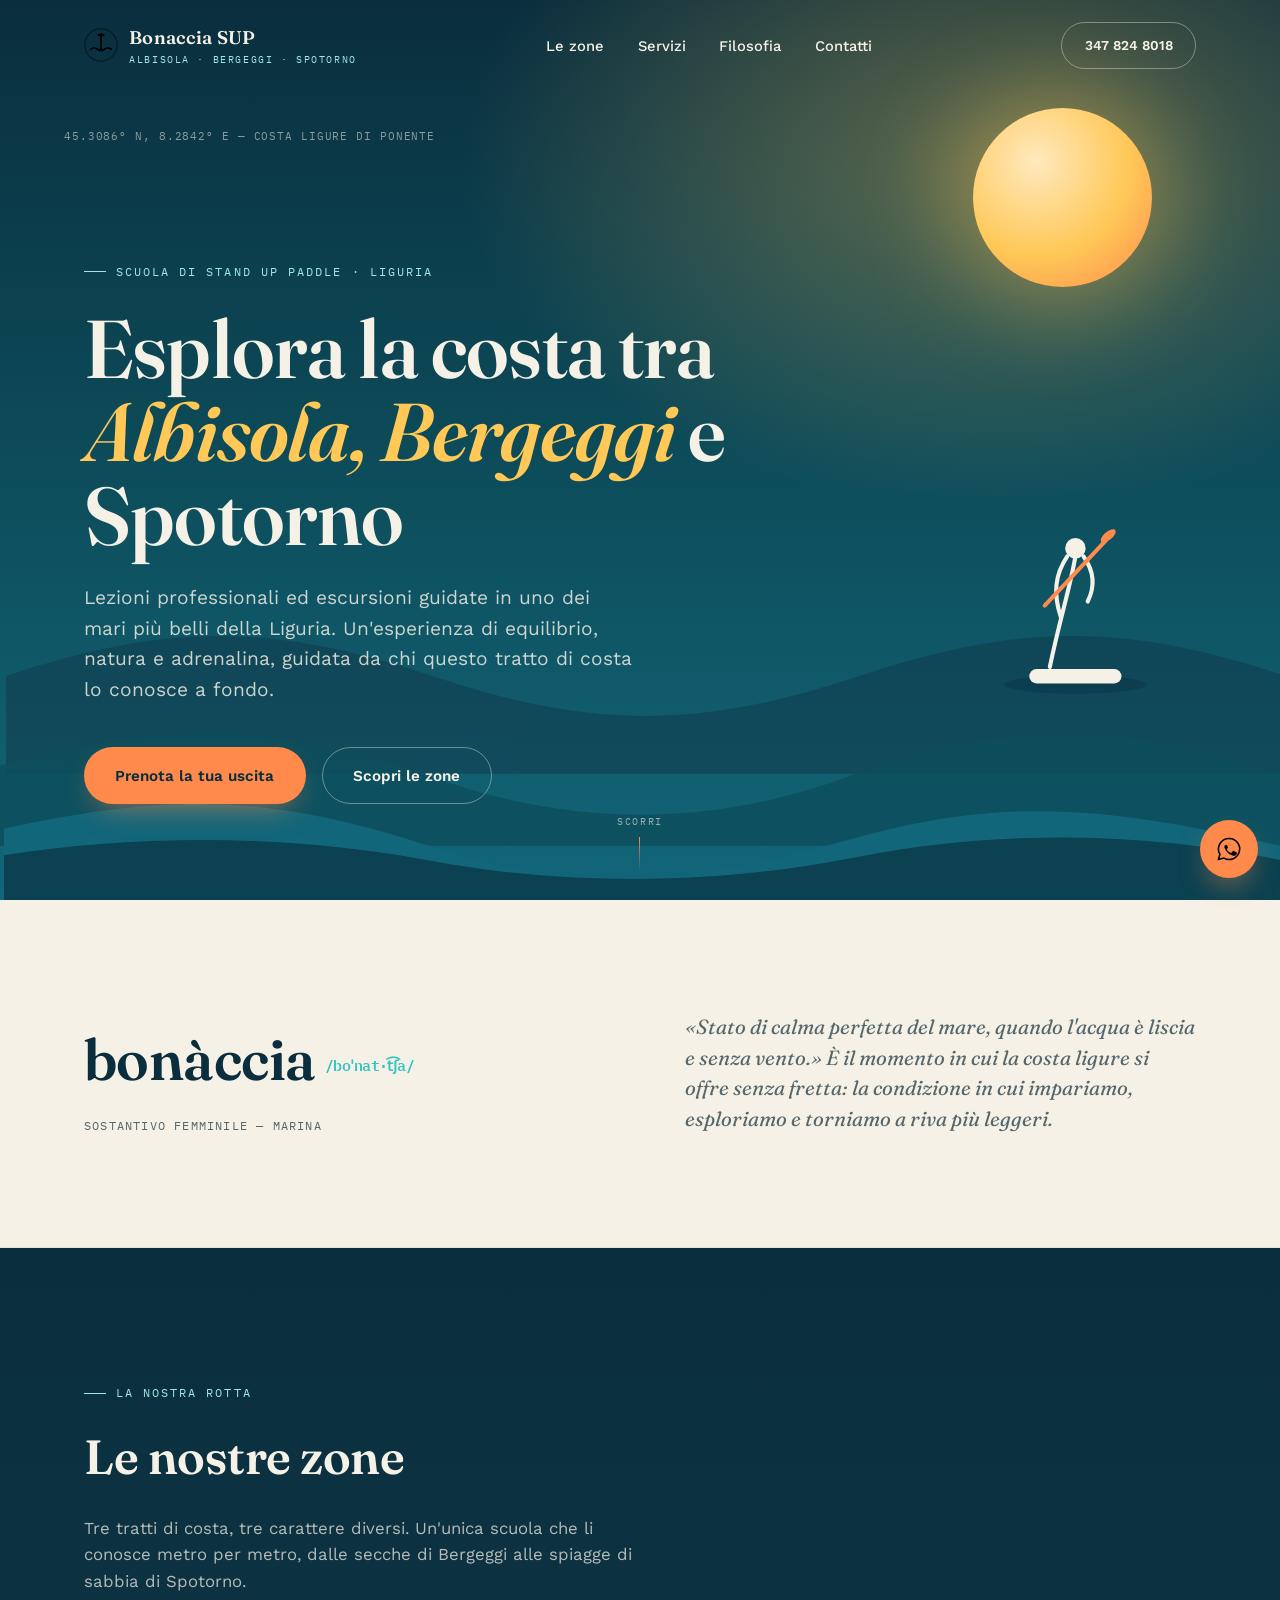
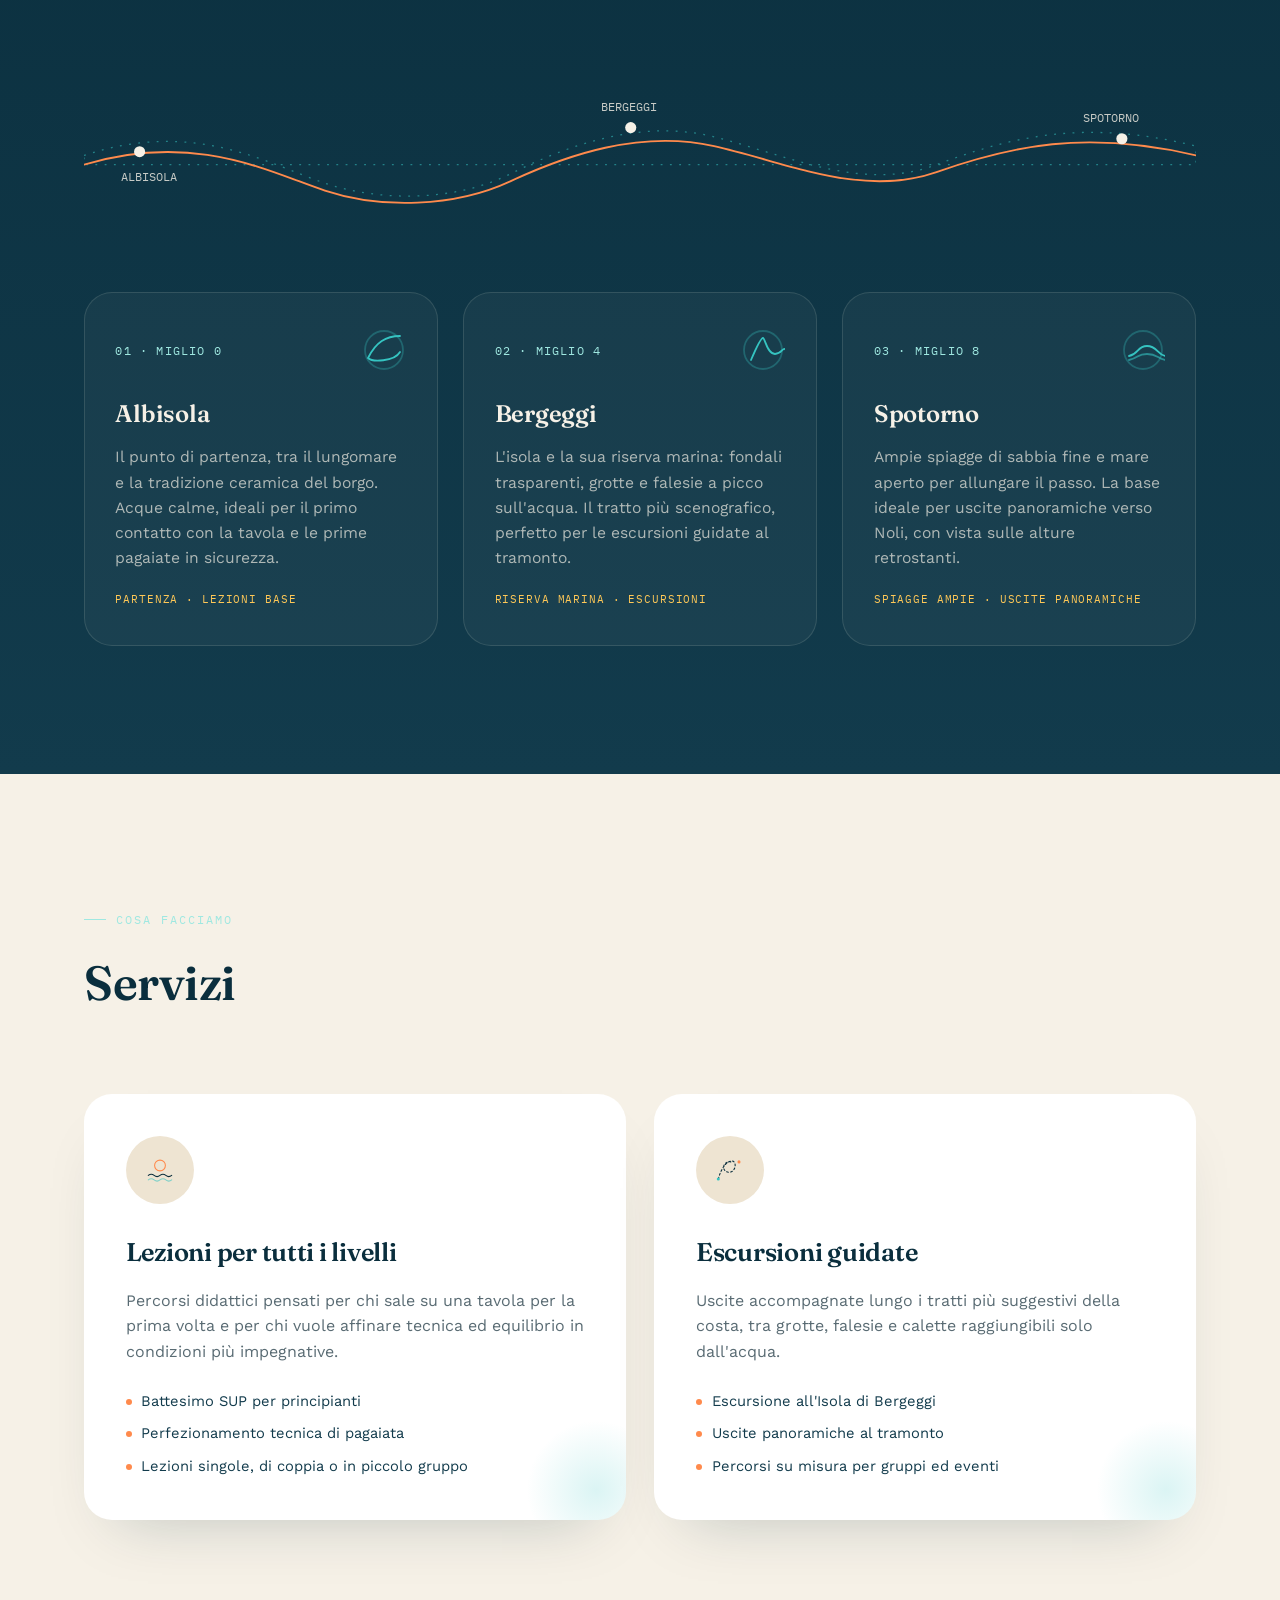
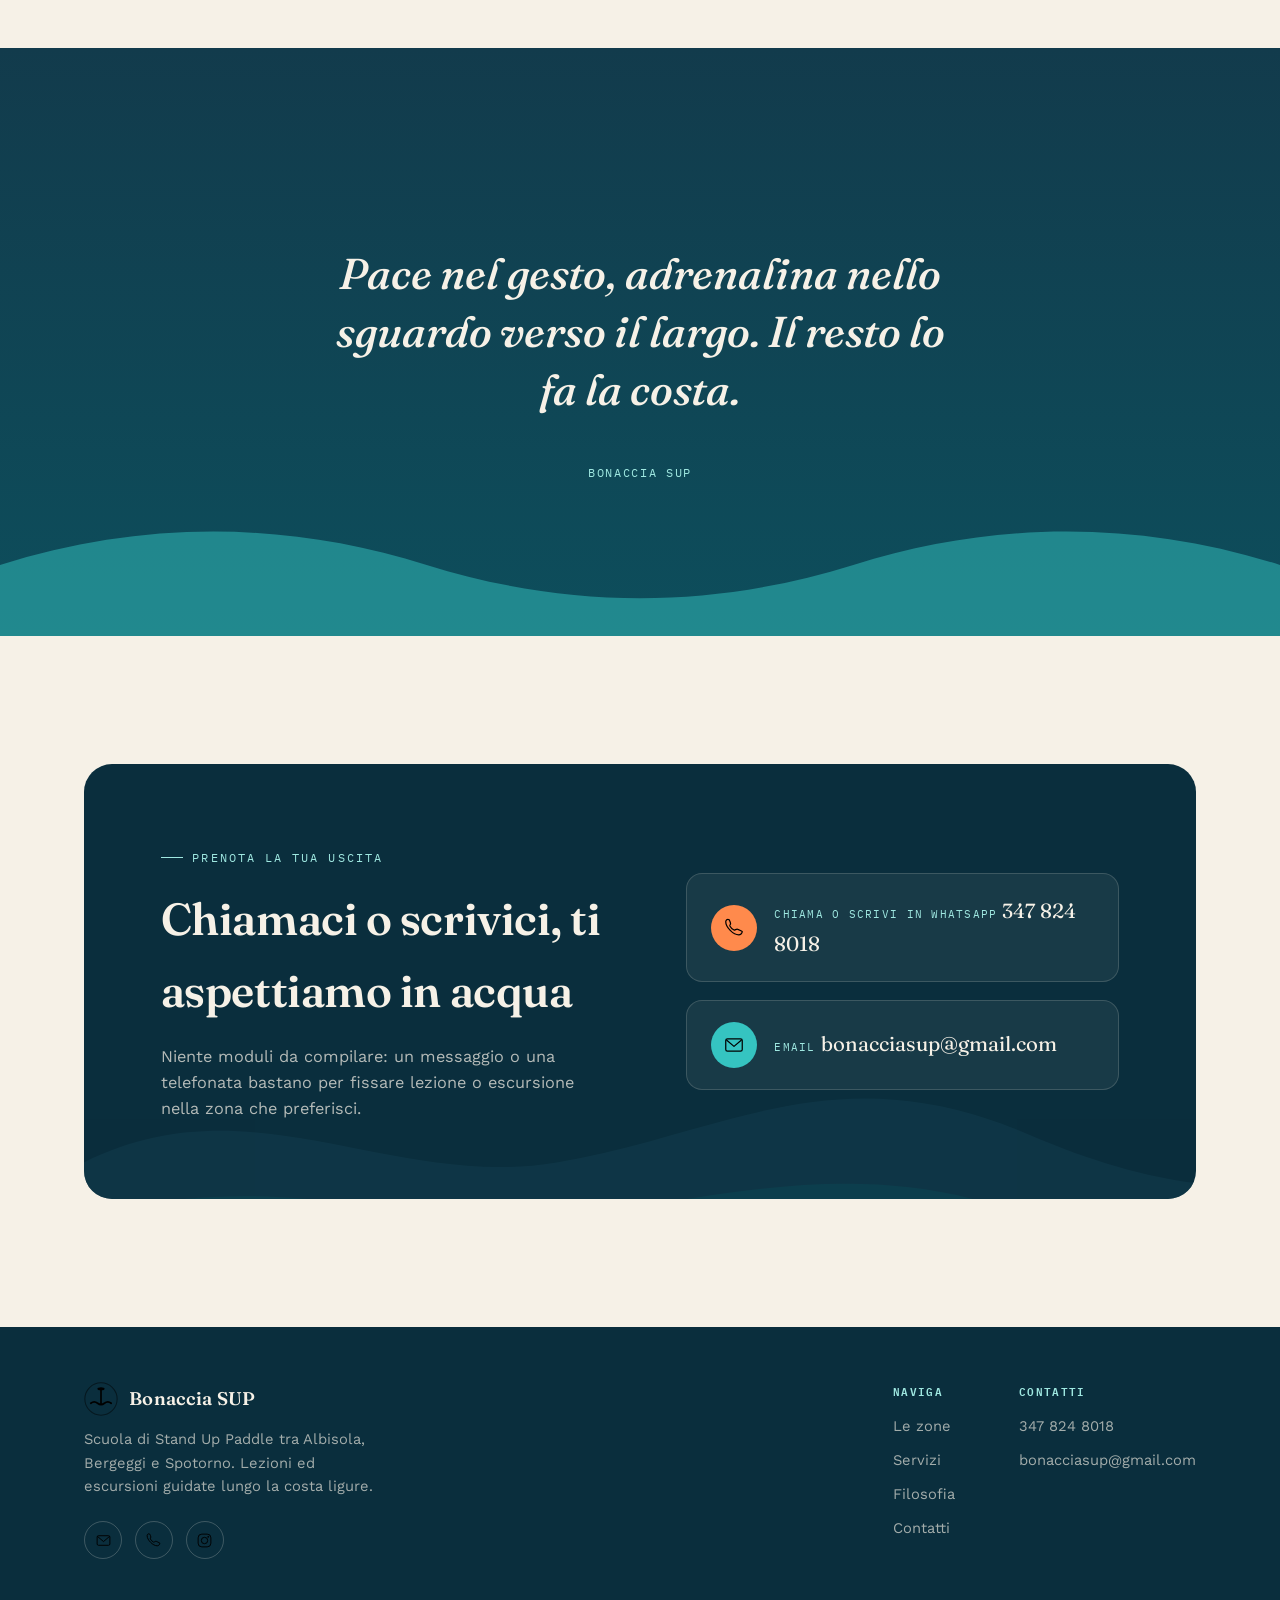
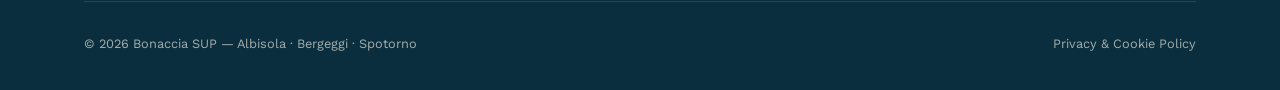
<file: index.html>
<!DOCTYPE html>
<html lang="it">
<head>
<meta charset="UTF-8">
<meta name="viewport" content="width=device-width, initial-scale=1.0">
<title>Bonaccia SUP — Scuola di Stand Up Paddle tra Albisola, Bergeggi e Spotorno</title>
<meta name="description" content="Bonaccia SUP: lezioni professionali ed escursioni guidate di Stand Up Paddle tra Albisola, Bergeggi e Spotorno, in Liguria. Prenota la tua uscita in mare.">
<link rel="icon" type="image/svg+xml" href="assets/svg/favicon.svg">

<link rel="preconnect" href="https://fonts.googleapis.com">
<link rel="preconnect" href="https://fonts.gstatic.com" crossorigin>
<link href="https://fonts.googleapis.com/css2?family=Fraunces:ital,opsz,wght@0,9..144,400;0,9..144,500;0,9..144,600;1,9..144,400;1,9..144,500&family=Work+Sans:wght@400;500;600&family=IBM+Plex+Mono:wght@400;500&display=swap" rel="stylesheet">

<link rel="stylesheet" href="css/style.css">
</head>
<body>

<!-- ============================= HEADER ============================= -->
<header class="site-header" id="siteHeader">
  <div class="container">
    <a href="#top" class="brand">
      <img class="logo-mark" src="assets/svg/logo.svg" alt="" width="34" height="34">
      <span>
        <span class="brand-name">Bonaccia SUP</span>
        <span class="brand-sub">Albisola · Bergeggi · Spotorno</span>
      </span>
    </a>

    <nav class="main-nav" aria-label="Navigazione principale">
      <ul>
        <li><a href="#zone">Le zone</a></li>
        <li><a href="#servizi">Servizi</a></li>
        <li><a href="#filosofia">Filosofia</a></li>
        <li><a href="#contatti">Contatti</a></li>
      </ul>
    </nav>

    <div class="nav-cta">
      <a href="tel:+393478248018" class="btn btn-ghost">347 824 8018</a>
      <button class="nav-toggle" id="navToggle" aria-label="Apri il menu" aria-expanded="false">
        <span></span><span></span><span></span>
      </button>
    </div>
  </div>
</header>

<!-- mobile menu -->
<div class="mobile-menu" id="mobileMenu">
  <button class="mobile-close" id="mobileClose" aria-label="Chiudi il menu">
    <svg viewBox="0 0 24 24" fill="none" stroke="currentColor" stroke-width="1.6"><path d="M5 5l14 14M19 5L5 19"/></svg>
  </button>
  <a href="#zone">Le zone</a>
  <a href="#servizi">Servizi</a>
  <a href="#filosofia">Filosofia</a>
  <a href="#contatti">Contatti</a>
  <a href="tel:+393478248018" class="btn btn-primary">Chiama ora</a>
</div>

<!-- ============================= HERO ============================= -->
<section class="hero" id="top">
  <div class="hero-sky"></div>
  <div class="hero-sun" data-parallax="0.15"></div>

  <div class="hero-coords">45.3086° N, 8.2842° E — COSTA LIGURE DI PONENTE</div>

  <div class="hero-layers">
    <div class="hero-layer layer-far" data-parallax="0.08">
      <svg viewBox="0 0 1440 200" preserveAspectRatio="none"><path d="M0 90c180-60 300-60 480 0s300 60 480 0 300-60 480 0v110H0z" fill="#123B4C"/></svg>
    </div>
    <div class="hero-layer layer-mid" data-parallax="0.16">
      <svg viewBox="0 0 1440 200" preserveAspectRatio="none"><path d="M0 110c160-50 320-50 480 10s320 60 480 0 320-60 480 0v80H0z" fill="#0D4E5C"/></svg>
    </div>

    <svg class="hero-paddler" viewBox="0 0 200 220" data-parallax="0.05">
      <ellipse cx="100" cy="185" rx="70" ry="9" fill="#0A2E3D" opacity="0.35"/>
      <rect x="55" y="170" width="90" height="14" rx="7" fill="#F6F1E7"/>
      <path d="M75 168 C85 120,95 90,100 60" stroke="#F6F1E7" stroke-width="4" fill="none" stroke-linecap="round"/>
      <circle cx="100" cy="52" r="10" fill="#F6F1E7"/>
      <path d="M92 60 C80 78,78 96,86 120" stroke="#F6F1E7" stroke-width="4" fill="none" stroke-linecap="round"/>
      <path d="M108 60 C118 74,120 88,112 104" stroke="#F6F1E7" stroke-width="4" fill="none" stroke-linecap="round"/>
      <path d="M70 108 L130 44" stroke="#FF8A4C" stroke-width="4" stroke-linecap="round"/>
      <ellipse cx="132" cy="40" rx="9" ry="4" fill="#FF8A4C" transform="rotate(-40 132 40)"/>
    </svg>

    <div class="hero-layer layer-near" data-parallax="0.24">
      <svg viewBox="0 0 1440 220" preserveAspectRatio="none">
        <path d="M0 120c180-40 300-40 480 20s300 40 480-10 300-30 480 10v90H0z" fill="#12667A"/>
        <path d="M0 150c150-24 320-24 480 6s330 26 480-4 320-30 480 4v70H0z" fill="#0B3D4C" opacity=".9"/>
      </svg>
    </div>
  </div>

  <div class="container hero-content">
    <span class="eyebrow">Scuola di Stand Up Paddle · Liguria</span>
    <h1 class="hero-title">Esplora la costa tra <em>Albisola, Bergeggi</em> e Spotorno</h1>
    <p class="hero-subtitle">Lezioni professionali ed escursioni guidate in uno dei mari più belli della Liguria. Un'esperienza di equilibrio, natura e adrenalina, guidata da chi questo tratto di costa lo conosce a fondo.</p>
    <div class="hero-actions">
      <a href="tel:+393478248018" class="btn btn-primary">Prenota la tua uscita</a>
      <a href="#zone" class="btn btn-ghost">Scopri le zone</a>
    </div>
  </div>

  <div class="scroll-hint"><span>Scorri</span><span class="line"></span></div>
</section>

<!-- ============================= DEFINIZIONE ============================= -->
<section class="definition section-on-light">
  <div class="container definition-grid">
    <div class="reveal">
      <h2 class="definition-word">bonàccia<span class="definition-phon">/boˈnat·t͡ʃa/</span></h2>
      <span class="definition-pos">sostantivo femminile — marina</span>
    </div>
    <p class="definition-text reveal reveal-delay-1">«Stato di calma perfetta del mare, quando l'acqua è liscia e senza vento.» È il momento in cui la costa ligure si offre senza fretta: la condizione in cui impariamo, esploriamo e torniamo a riva più leggeri.</p>
  </div>
</section>

<!-- ============================= ZONE ============================= -->
<section class="zones" id="zone">
  <div class="container">
    <div class="zones-header reveal">
      <span class="eyebrow">La nostra rotta</span>
      <h2>Le nostre zone</h2>
      <p>Tre tratti di costa, tre carattere diversi. Un'unica scuola che li conosce metro per metro, dalle secche di Bergeggi alle spiagge di sabbia di Spotorno.</p>
    </div>

    <div class="route-map reveal">
      <svg viewBox="0 0 1200 160" preserveAspectRatio="none" role="img" aria-label="Mappa stilizzata della costa tra Albisola, Bergeggi e Spotorno">
        <path d="M0 90c120-40 200 10 260 30s140 20 200-10 140-60 220-40 160 60 240 30 160-50 280-20v20H0z" fill="none" stroke="#35C4C1" stroke-width="1.4" stroke-dasharray="2 8" opacity=".55"/>
        <path d="M0 100c120-36 200 8 260 28s140 18 200-10 140-56 220-38 160 56 240 28 160-46 280-18" fill="none" stroke="#FF8A4C" stroke-width="2" stroke-linecap="round"/>
        <circle cx="60" cy="86" r="6" fill="#F6F1E7"/>
        <circle cx="590" cy="60" r="6" fill="#F6F1E7"/>
        <circle cx="1120" cy="72" r="6" fill="#F6F1E7"/>
        <text x="40" y="118" fill="#F6F1E7" font-family="IBM Plex Mono, monospace" font-size="13" opacity=".8">ALBISOLA</text>
        <text x="558" y="42" fill="#F6F1E7" font-family="IBM Plex Mono, monospace" font-size="13" opacity=".8">BERGEGGI</text>
        <text x="1078" y="54" fill="#F6F1E7" font-family="IBM Plex Mono, monospace" font-size="13" opacity=".8">SPOTORNO</text>
      </svg>
    </div>

    <div class="zone-list">
      <article class="zone-card reveal">
        <div class="zone-mark">
          <span class="zone-index">01 · MIGLIO 0</span>
          <svg viewBox="0 0 44 44" fill="none" stroke="#35C4C1" stroke-width="1.8"><path d="M6 30c8-16 18-22 32-22M6 30c4 4 26 4 32-6" stroke-linecap="round"/><circle cx="22" cy="22" r="19" opacity=".3"/></svg>
        </div>
        <h3>Albisola</h3>
        <p>Il punto di partenza, tra il lungomare e la tradizione ceramica del borgo. Acque calme, ideali per il primo contatto con la tavola e le prime pagaiate in sicurezza.</p>
        <span class="zone-tag">Partenza · lezioni base</span>
      </article>

      <article class="zone-card reveal reveal-delay-1">
        <div class="zone-mark">
          <span class="zone-index">02 · MIGLIO 4</span>
          <svg viewBox="0 0 44 44" fill="none" stroke="#35C4C1" stroke-width="1.8"><path d="M10 32c6-14 10-22 12-22s4 16 12 16 8-10 12-2" stroke-linecap="round"/><circle cx="22" cy="22" r="19" opacity=".3"/></svg>
        </div>
        <h3>Bergeggi</h3>
        <p>L'isola e la sua riserva marina: fondali trasparenti, grotte e falesie a picco sull'acqua. Il tratto più scenografico, perfetto per le escursioni guidate al tramonto.</p>
        <span class="zone-tag">Riserva marina · escursioni</span>
      </article>

      <article class="zone-card reveal reveal-delay-2">
        <div class="zone-mark">
          <span class="zone-index">03 · MIGLIO 8</span>
          <svg viewBox="0 0 44 44" fill="none" stroke="#35C4C1" stroke-width="1.8"><path d="M8 28c10-2 8-10 18-10s10 8 18 10" stroke-linecap="round"/><path d="M8 32c10-2 8-6 18-6s10 4 18 6" stroke-linecap="round" opacity=".6"/><circle cx="22" cy="22" r="19" opacity=".3"/></svg>
        </div>
        <h3>Spotorno</h3>
        <p>Ampie spiagge di sabbia fine e mare aperto per allungare il passo. La base ideale per uscite panoramiche verso Noli, con vista sulle alture retrostanti.</p>
        <span class="zone-tag">Spiagge ampie · uscite panoramiche</span>
      </article>
    </div>
  </div>
</section>

<!-- ============================= SERVIZI ============================= -->
<section class="services" id="servizi">
  <div class="container">
    <div class="services-header reveal">
      <span class="eyebrow">Cosa facciamo</span>
      <h2>Servizi</h2>
    </div>

    <div class="services-grid">
      <article class="service-card reveal">
        <div class="service-icon"><img src="assets/svg/icon-lesson.svg" alt="" width="36" height="36"></div>
        <h3>Lezioni per tutti i livelli</h3>
        <p>Percorsi didattici pensati per chi sale su una tavola per la prima volta e per chi vuole affinare tecnica ed equilibrio in condizioni più impegnative.</p>
        <ul class="service-list">
          <li>Battesimo SUP per principianti</li>
          <li>Perfezionamento tecnica di pagaiata</li>
          <li>Lezioni singole, di coppia o in piccolo gruppo</li>
        </ul>
      </article>

      <article class="service-card reveal reveal-delay-1">
        <div class="service-icon"><img src="assets/svg/icon-excursion.svg" alt="" width="36" height="36"></div>
        <h3>Escursioni guidate</h3>
        <p>Uscite accompagnate lungo i tratti più suggestivi della costa, tra grotte, falesie e calette raggiungibili solo dall'acqua.</p>
        <ul class="service-list">
          <li>Escursione all'Isola di Bergeggi</li>
          <li>Uscite panoramiche al tramonto</li>
          <li>Percorsi su misura per gruppi ed eventi</li>
        </ul>
      </article>
    </div>
  </div>
</section>

<!-- ============================= FILOSOFIA ============================= -->
<section class="philosophy" id="filosofia">
  <div class="philosophy-wave">
    <svg viewBox="0 0 1440 180" preserveAspectRatio="none"><path d="M0 100c160-50 320-50 480 0s320 50 480 0 320-50 480 0v80H0z" fill="#35C4C1"/></svg>
  </div>
  <div class="container">
    <blockquote class="reveal">Pace nel gesto, adrenalina nello sguardo verso il largo. Il resto lo fa la costa.</blockquote>
    <cite class="reveal reveal-delay-1">Bonaccia SUP</cite>
  </div>
</section>

<!-- ============================= CONTATTI ============================= -->
<section class="contact" id="contatti">
  <div class="container">
    <div class="contact-panel reveal">
      <div class="contact-panel-bg">
        <svg viewBox="0 0 800 500" preserveAspectRatio="xMidYMid slice">
          <path d="M0 380c120-60 220 20 340 0s200-80 340-20 220 40 320-10v150H0z" fill="#123B4C"/>
          <path d="M0 420c140-40 240 10 340 0s220-50 340 0 220 20 320-10v90H0z" fill="#0D4E5C" opacity=".8"/>
        </svg>
      </div>

      <div class="contact-copy">
        <span class="eyebrow">Prenota la tua uscita</span>
        <h2>Chiamaci o scrivici, ti aspettiamo in acqua</h2>
        <p>Niente moduli da compilare: un messaggio o una telefonata bastano per fissare lezione o escursione nella zona che preferisci.</p>
      </div>

      <div class="contact-links">
        <a href="tel:+393478248018" class="contact-link">
          <span class="icon-wrap"><img src="assets/svg/icon-phone.svg" alt="" width="22" height="22"></span>
          <span>
            <span class="contact-link-label">Chiama o scrivi in WhatsApp</span>
            <span class="contact-link-value">347 824 8018</span>
          </span>
        </a>
        <a href="mailto:bonacciasup@gmail.com" class="contact-link">
          <span class="icon-wrap turq"><img src="assets/svg/icon-mail.svg" alt="" width="22" height="22"></span>
          <span>
            <span class="contact-link-label">Email</span>
            <span class="contact-link-value">bonacciasup@gmail.com</span>
          </span>
        </a>
      </div>
    </div>
  </div>
</section>

<!-- ============================= FOOTER ============================= -->
<footer class="site-footer">
  <div class="container">
    <div class="footer-top">
      <div class="footer-brand">
        <a href="#top" class="brand">
          <img class="logo-mark" src="assets/svg/logo.svg" alt="" width="34" height="34">
          <span class="brand-name">Bonaccia SUP</span>
        </a>
        <p>Scuola di Stand Up Paddle tra Albisola, Bergeggi e Spotorno. Lezioni ed escursioni guidate lungo la costa ligure.</p>
        <div class="footer-social" style="margin-top:1.4rem;">
          <a href="mailto:bonacciasup@gmail.com" aria-label="Scrivi una email"><img src="assets/svg/icon-mail.svg" alt="" width="17" height="17"></a>
          <a href="tel:+393478248018" aria-label="Chiama"><img src="assets/svg/icon-phone.svg" alt="" width="17" height="17"></a>
          <a href="#top" aria-label="Instagram"><img src="assets/svg/icon-instagram.svg" alt="" width="17" height="17"></a>
        </div>
      </div>

      <div class="footer-cols">
        <div class="footer-col">
          <h4>Naviga</h4>
          <a href="#zone">Le zone</a>
          <a href="#servizi">Servizi</a>
          <a href="#filosofia">Filosofia</a>
          <a href="#contatti">Contatti</a>
        </div>
        <div class="footer-col">
          <h4>Contatti</h4>
          <a href="tel:+393478248018">347 824 8018</a>
          <a href="mailto:bonacciasup@gmail.com">bonacciasup@gmail.com</a>
        </div>
      </div>
    </div>

    <div class="footer-bottom">
      <span>© <span id="year">2026</span> Bonaccia SUP — Albisola · Bergeggi · Spotorno</span>
      <a href="privacy.html">Privacy &amp; Cookie Policy</a>
    </div>
  </div>
</footer>

<a href="https://wa.me/393478248018" class="float-cta" aria-label="Scrivi su WhatsApp" target="_blank" rel="noopener">
  <img src="assets/svg/icon-whatsapp.svg" alt="" width="28" height="28" style="filter:brightness(0);">
</a>

<script src="js/main.js"></script>
</body>
</html>
</file>
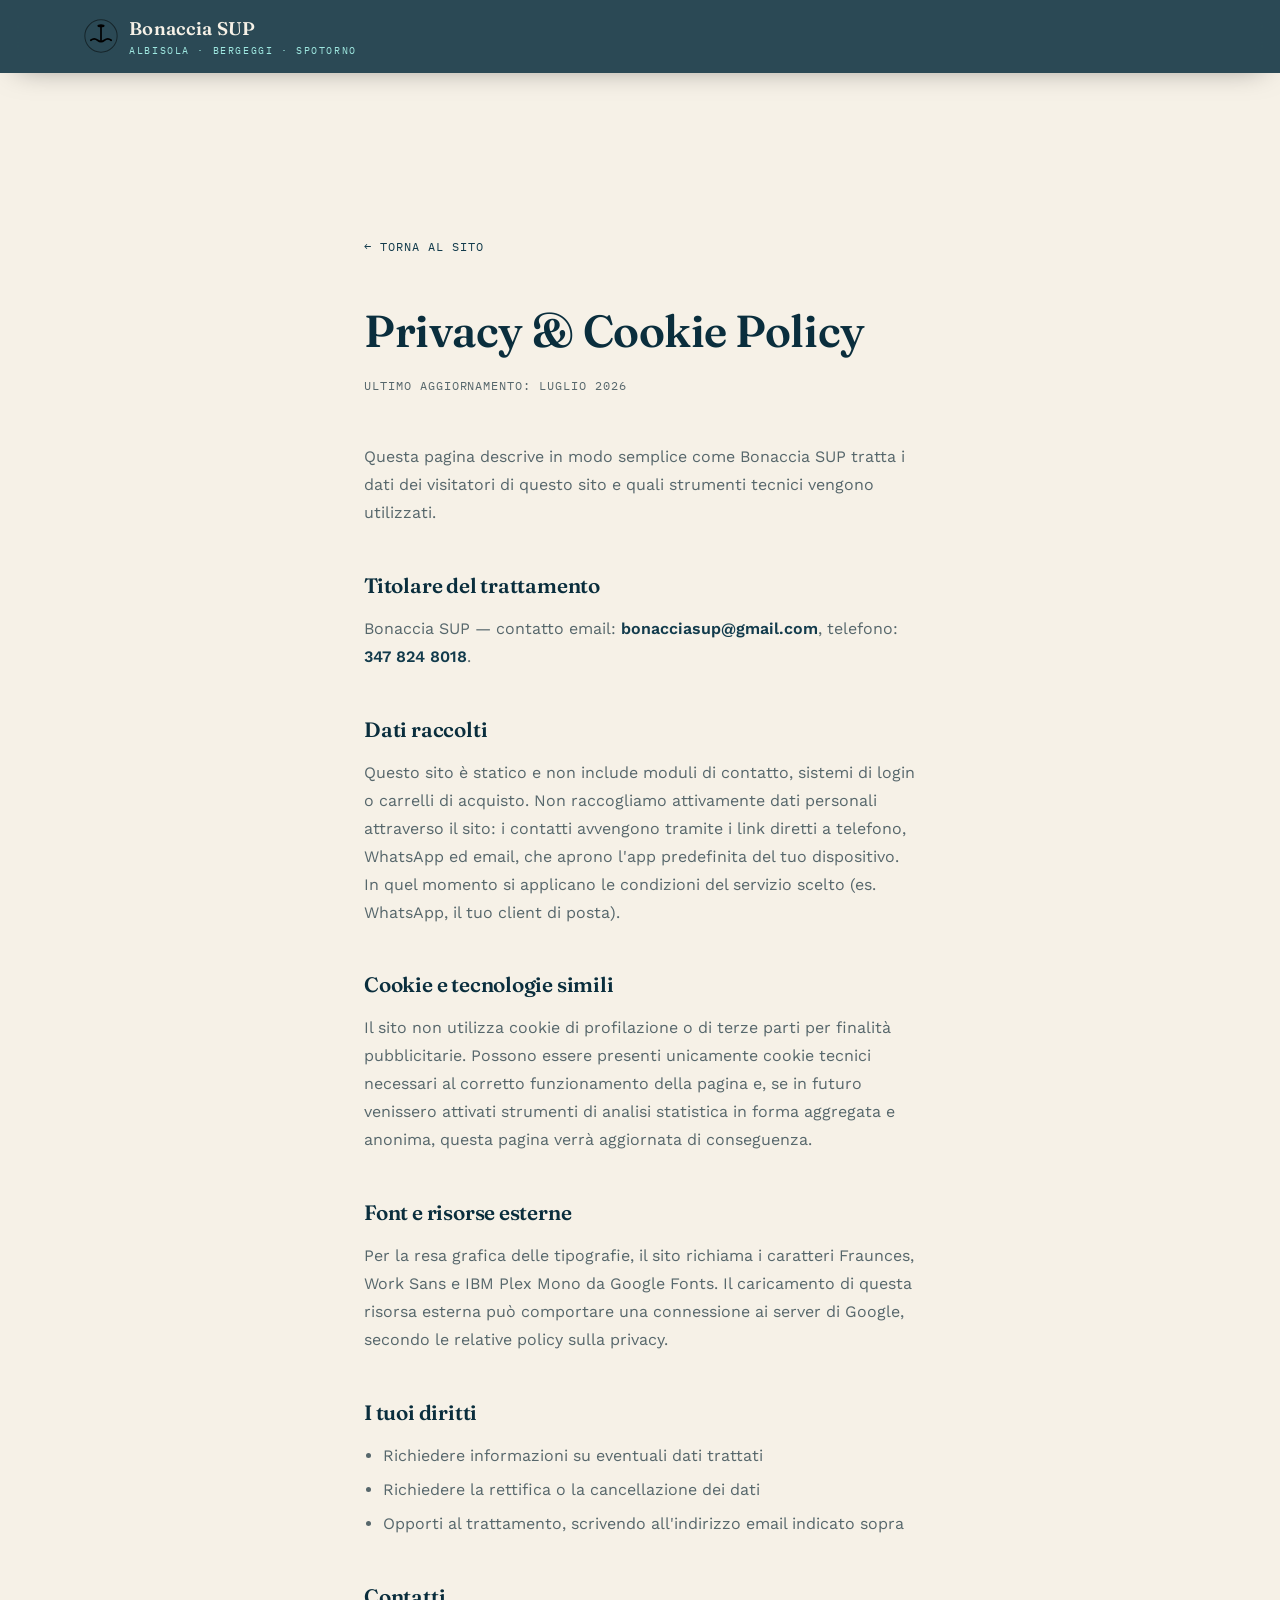
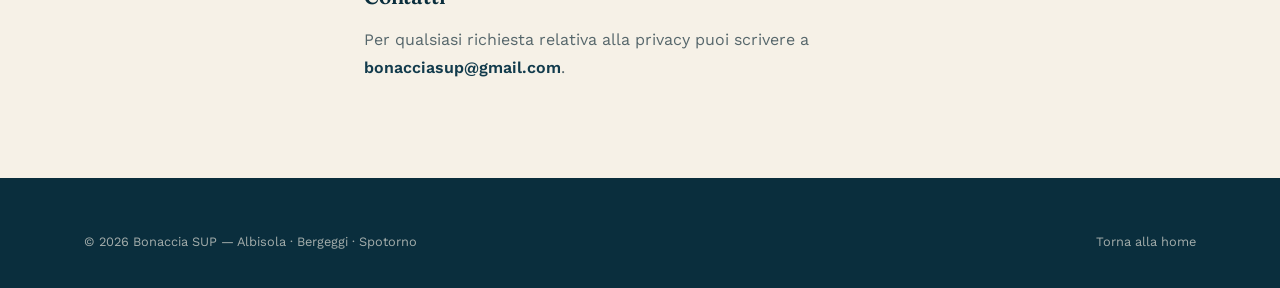
<file: privacy.html>
<!DOCTYPE html>
<html lang="it">
<head>
<meta charset="UTF-8">
<meta name="viewport" content="width=device-width, initial-scale=1.0">
<title>Privacy & Cookie Policy — Bonaccia SUP</title>
<meta name="robots" content="noindex">
<link rel="icon" type="image/svg+xml" href="assets/svg/favicon.svg">
<link rel="preconnect" href="https://fonts.googleapis.com">
<link rel="preconnect" href="https://fonts.gstatic.com" crossorigin>
<link href="https://fonts.googleapis.com/css2?family=Fraunces:ital,opsz,wght@0,9..144,400;0,9..144,600;1,9..144,400&family=Work+Sans:wght@400;500;600&family=IBM+Plex+Mono:wght@400;500&display=swap" rel="stylesheet">
<link rel="stylesheet" href="css/style.css">
<style>
  .legal{ background: var(--sand); padding: clamp(8rem,14vw,10rem) 0 6rem; }
  .legal h1{ font-size: clamp(2rem,4vw,2.8rem); color: var(--deep-1); margin-bottom: .6rem; }
  .legal .updated{ font-family: var(--font-mono); font-size:.75rem; letter-spacing:.08em; color: var(--ink-soft); text-transform:uppercase; margin-bottom: 3rem; display:block; }
  .legal h2{ font-size: 1.3rem; color: var(--deep-1); margin-top: 2.6rem; margin-bottom: .8rem; }
  .legal p, .legal li{ color: var(--ink-soft); font-size: 1rem; line-height: 1.75; }
  .legal ul{ margin-top: .6rem; padding-left: 1.2rem; list-style: disc; }
  .legal li{ margin-bottom: .4rem; }
  .legal-back{ display:inline-flex; align-items:center; gap:.5rem; margin-bottom: 2.4rem; font-family: var(--font-mono); font-size:.78rem; letter-spacing:.08em; text-transform:uppercase; color: var(--deep-2); }
  .legal-content{ max-width: 68ch; }
</style>
</head>
<body>

<header class="site-header scrolled" style="position:relative;">
  <div class="container">
    <a href="index.html" class="brand">
      <img class="logo-mark" src="assets/svg/logo.svg" alt="" width="34" height="34">
      <span>
        <span class="brand-name">Bonaccia SUP</span>
        <span class="brand-sub">Albisola · Bergeggi · Spotorno</span>
      </span>
    </a>
  </div>
</header>

<section class="legal section-on-light">
  <div class="container legal-content">
    <a href="index.html" class="legal-back">&larr; Torna al sito</a>
    <h1>Privacy &amp; Cookie Policy</h1>
    <span class="updated">Ultimo aggiornamento: luglio 2026</span>

    <p>Questa pagina descrive in modo semplice come Bonaccia SUP tratta i dati dei visitatori di questo sito e quali strumenti tecnici vengono utilizzati.</p>

    <h2>Titolare del trattamento</h2>
    <p>Bonaccia SUP — contatto email: <a href="mailto:bonacciasup@gmail.com" style="color:var(--deep-2); font-weight:600;">bonacciasup@gmail.com</a>, telefono: <a href="tel:+393478248018" style="color:var(--deep-2); font-weight:600;">347 824 8018</a>.</p>

    <h2>Dati raccolti</h2>
    <p>Questo sito è statico e non include moduli di contatto, sistemi di login o carrelli di acquisto. Non raccogliamo attivamente dati personali attraverso il sito: i contatti avvengono tramite i link diretti a telefono, WhatsApp ed email, che aprono l'app predefinita del tuo dispositivo. In quel momento si applicano le condizioni del servizio scelto (es. WhatsApp, il tuo client di posta).</p>

    <h2>Cookie e tecnologie simili</h2>
    <p>Il sito non utilizza cookie di profilazione o di terze parti per finalità pubblicitarie. Possono essere presenti unicamente cookie tecnici necessari al corretto funzionamento della pagina e, se in futuro venissero attivati strumenti di analisi statistica in forma aggregata e anonima, questa pagina verrà aggiornata di conseguenza.</p>

    <h2>Font e risorse esterne</h2>
    <p>Per la resa grafica delle tipografie, il sito richiama i caratteri Fraunces, Work Sans e IBM Plex Mono da Google Fonts. Il caricamento di questa risorsa esterna può comportare una connessione ai server di Google, secondo le relative policy sulla privacy.</p>

    <h2>I tuoi diritti</h2>
    <ul>
      <li>Richiedere informazioni su eventuali dati trattati</li>
      <li>Richiedere la rettifica o la cancellazione dei dati</li>
      <li>Opporti al trattamento, scrivendo all'indirizzo email indicato sopra</li>
    </ul>

    <h2>Contatti</h2>
    <p>Per qualsiasi richiesta relativa alla privacy puoi scrivere a <a href="mailto:bonacciasup@gmail.com" style="color:var(--deep-2); font-weight:600;">bonacciasup@gmail.com</a>.</p>
  </div>
</section>

<footer class="site-footer">
  <div class="container footer-bottom">
    <span>© <span id="year">2026</span> Bonaccia SUP — Albisola · Bergeggi · Spotorno</span>
    <a href="index.html">Torna alla home</a>
  </div>
</footer>

<script>document.getElementById("year").textContent = new Date().getFullYear();</script>
</body>
</html>
</file>
<file: css/style.css>
/* ==========================================================================
   BONACCIA SUP — Coastal Modern Luxury
   Design tokens
   ========================================================================== */
:root{
  /* colore — mare profondo, turchese, sabbia, accento solare */
  --deep-1: #0A2E3D;
  --deep-2: #123B4C;
  --deep-3: #0D4E5C;
  --turquoise: #35C4C1;
  --turquoise-light: #9FE8E1;
  --sand: #F6F1E7;
  --sand-2: #EEE4D2;
  --accent: #FF8A4C;
  --accent-2: #FFC857;
  --ink: #0B2530;
  --ink-soft: rgba(11,37,48,0.68);
  --white: #FFFFFF;

  /* tipografia */
  --font-display: "Fraunces", "Iowan Old Style", serif;
  --font-body: "Work Sans", -apple-system, BlinkMacSystemFont, sans-serif;
  --font-mono: "IBM Plex Mono", ui-monospace, monospace;

  /* layout */
  --max-w: 1240px;
  --gutter: clamp(1.5rem, 5vw, 4.5rem);
  --radius-lg: 28px;
  --radius-md: 16px;
  --ease-out: cubic-bezier(.16,1,.3,1);
}

*,*::before,*::after{ box-sizing: border-box; }
html{ scroll-behavior: smooth; }
body{
  margin:0;
  background: var(--sand);
  color: var(--ink);
  font-family: var(--font-body);
  font-weight: 400;
  line-height: 1.6;
  -webkit-font-smoothing: antialiased;
  overflow-x: hidden;
}
img,svg{ display:block; max-width:100%; }
a{ color: inherit; text-decoration:none; }
ul{ list-style:none; margin:0; padding:0; }
h1,h2,h3,h4{ font-family: var(--font-display); font-weight: 600; margin:0; letter-spacing:-0.01em; }
p{ margin:0; }
::selection{ background: var(--accent); color: var(--white); }

.container{
  max-width: var(--max-w);
  margin-inline: auto;
  padding-inline: var(--gutter);
}

.eyebrow{
  display:inline-flex; align-items:center; gap:.6rem;
  font-family: var(--font-mono);
  font-size: 0.72rem;
  letter-spacing: 0.18em;
  text-transform: uppercase;
  color: var(--turquoise-light);
}
.eyebrow::before{
  content:"";
  width: 22px; height: 1px;
  background: currentColor;
}
.section-on-light .eyebrow{ color: var(--deep-3); }
.section-on-light .eyebrow::before{ background: var(--accent); }

.btn{
  display:inline-flex; align-items:center; gap:.6rem;
  font-family: var(--font-body);
  font-weight: 600;
  font-size: 0.95rem;
  padding: 0.95rem 1.9rem;
  border-radius: 999px;
  border: 1px solid transparent;
  cursor: pointer;
  transition: transform .45s var(--ease-out), background .3s ease, color .3s ease, border-color .3s ease, box-shadow .3s ease;
  white-space: nowrap;
}
.btn-primary{
  background: var(--accent);
  color: var(--deep-1);
  box-shadow: 0 12px 30px -12px rgba(255,138,76,.65);
}
.btn-primary:hover{ transform: translateY(-3px); box-shadow: 0 18px 34px -12px rgba(255,138,76,.75); }
.btn-ghost{
  background: transparent;
  color: var(--sand);
  border-color: rgba(246,241,231,.4);
}
.btn-ghost:hover{ border-color: var(--sand); transform: translateY(-3px); }
.btn-ghost.on-light{ color: var(--deep-1); border-color: rgba(11,37,48,.25); }
.btn-ghost.on-light:hover{ border-color: var(--deep-1); }

/* ==========================================================================
   HEADER
   ========================================================================== */
.site-header{
  position: fixed; inset: 0 0 auto 0; z-index: 100;
  padding: 1.4rem 0;
  transition: background .45s ease, padding .45s ease, box-shadow .45s ease;
}
.site-header .container{ display:flex; align-items:center; justify-content:space-between; }
.site-header.scrolled{
  background: rgba(10,46,61,.86);
  backdrop-filter: blur(14px);
  padding: 0.85rem 0;
  box-shadow: 0 10px 30px -18px rgba(0,0,0,.5);
}
.brand{ display:flex; align-items:center; gap:.7rem; color: var(--sand); }
.brand .logo-mark{ width: 34px; height:34px; color: var(--accent); }
.brand-name{ font-family: var(--font-display); font-size:1.15rem; font-weight:600; letter-spacing:.01em; }
.brand-sub{ display:block; font-family: var(--font-mono); font-size:.62rem; letter-spacing:.16em; color: var(--turquoise-light); text-transform:uppercase; }

.main-nav ul{ display:flex; gap: 2.1rem; }
.main-nav a{
  color: var(--sand);
  font-size: .92rem;
  font-weight:500;
  position:relative;
  padding-bottom:3px;
}
.main-nav a::after{
  content:""; position:absolute; left:0; right:100%; bottom:0; height:1px;
  background: var(--accent); transition: right .35s var(--ease-out);
}
.main-nav a:hover::after{ right:0; }

.nav-cta{ display:flex; align-items:center; gap:1.4rem; }
.nav-cta .btn{ padding: 0.7rem 1.4rem; font-size:.85rem; }

.nav-toggle{ display:none; }

/* ==========================================================================
   HERO
   ========================================================================== */
.hero{
  position:relative;
  min-height: 100svh;
  display:flex; align-items:flex-end;
  overflow:hidden;
  background: linear-gradient(180deg, #0A2E3D 0%, #0D4E5C 55%, #12667A 100%);
  isolation:isolate;
}
.hero-sky{
  position:absolute; inset:0; z-index:0;
  background: radial-gradient(60% 55% at 78% 18%, rgba(255,200,87,.35), transparent 70%);
}
.hero-layers{ position:absolute; inset:0; z-index:1; }
.hero-layer{ position:absolute; left:0; right:0; width:100%; }
.hero-layer svg{ width:100%; height:auto; display:block; }
.layer-far{ bottom: 14%; opacity:.55; }
.layer-mid{ bottom: 6%; opacity:.8; }
.layer-near{ bottom: -2%; }

.hero-sun{
  position:absolute; top: 12%; right: 10%; z-index:0;
  width: clamp(90px, 14vw, 180px); height: clamp(90px, 14vw, 180px);
  border-radius:50%;
  background: radial-gradient(circle at 35% 30%, #FFE9BE, var(--accent-2) 55%, var(--accent) 100%);
  filter: blur(.5px);
  box-shadow: 0 0 90px 20px rgba(255,200,87,.35);
}

.hero-paddler{ position:absolute; z-index:2; right: 8%; bottom: 20%; width: clamp(120px,16vw,220px); }

.hero-content{
  position:relative; z-index:3;
  width:100%;
  padding-bottom: clamp(3.5rem, 8vw, 6rem);
  padding-top: 8rem;
}
.hero-content .eyebrow{ margin-bottom: 1.6rem; }
.hero-title{
  color: var(--sand);
  font-size: clamp(2.6rem, 6.4vw, 5.4rem);
  line-height: 1.02;
  max-width: 14ch;
}
.hero-title em{
  font-style: italic;
  color: var(--accent-2);
}
.hero-subtitle{
  margin-top: 1.6rem;
  max-width: 46ch;
  color: rgba(246,241,231,.82);
  font-size: clamp(1.02rem, 1.5vw, 1.2rem);
}
.hero-actions{ display:flex; gap:1rem; flex-wrap:wrap; margin-top: 2.6rem; }

.hero-coords{
  position:absolute; z-index:3; left: var(--gutter); top: 8rem;
  font-family: var(--font-mono); font-size:.7rem; letter-spacing:.08em;
  color: rgba(246,241,231,.55);
  display:none;
}

.scroll-hint{
  position:absolute; bottom: 1.8rem; left:50%; transform:translateX(-50%);
  z-index:3; display:flex; flex-direction:column; align-items:center; gap:.5rem;
  color: rgba(246,241,231,.6);
  font-family: var(--font-mono); font-size:.65rem; letter-spacing:.16em; text-transform:uppercase;
}
.scroll-hint .line{ width:1px; height: 34px; background: linear-gradient(var(--accent), transparent); animation: scrollpulse 2.2s ease-in-out infinite; }
@keyframes scrollpulse{ 0%,100%{ opacity:.25; } 50%{ opacity:1; } }

/* ==========================================================================
   DEFINITION STRIP
   ========================================================================== */
.definition{
  background: var(--sand);
  padding: clamp(4rem,9vw,7rem) 0;
  border-bottom: 1px solid var(--sand-2);
}
.definition-grid{
  display:grid; grid-template-columns: 1fr; gap: 2.4rem;
}
.definition-word{
  font-family: var(--font-display);
  font-size: clamp(2.4rem, 5vw, 3.6rem);
  color: var(--deep-1);
}
.definition-phon{
  font-family: var(--font-mono); font-size: .95rem; color: var(--turquoise); margin-left:.6rem;
  vertical-align: middle;
}
.definition-pos{ font-family: var(--font-mono); font-size:.75rem; letter-spacing:.1em; text-transform:uppercase; color: var(--ink-soft); display:block; margin-top:.6rem; }
.definition-text{
  font-size: clamp(1.05rem, 1.6vw, 1.3rem);
  color: var(--ink-soft);
  max-width: 52ch;
  font-family: var(--font-display);
  font-weight: 400;
  font-style: italic;
  line-height:1.5;
}

/* ==========================================================================
   REVEAL util
   ========================================================================== */
.reveal{ opacity:0; transform: translateY(38px); transition: opacity 1s var(--ease-out), transform 1s var(--ease-out); }
.reveal.is-visible{ opacity:1; transform: translateY(0); }
.reveal-delay-1.is-visible{ transition-delay: .12s; }
.reveal-delay-2.is-visible{ transition-delay: .24s; }
.reveal-delay-3.is-visible{ transition-delay: .36s; }

/* ==========================================================================
   ZONES / ROUTE
   ========================================================================== */
.zones{
  position:relative;
  background: linear-gradient(180deg, var(--deep-1), var(--deep-2));
  padding: clamp(5rem,10vw,8rem) 0;
  overflow:hidden;
}
.zones-header{ max-width: 640px; margin-bottom: clamp(3rem,6vw,5rem); }
.zones-header h2{ color: var(--sand); font-size: clamp(2rem,4vw,3rem); margin-top:1rem; }
.zones-header p{ color: rgba(246,241,231,.72); margin-top:1.2rem; font-size:1.05rem; max-width:56ch; }

.route-map{ margin: 0 0 clamp(3rem,6vw,4.5rem); }
.route-map svg{ width:100%; height:auto; }

.zone-list{
  display:grid; grid-template-columns: repeat(3,1fr); gap: 1.6rem;
}
.zone-card{
  background: rgba(246,241,231,.04);
  border: 1px solid rgba(246,241,231,.12);
  border-radius: var(--radius-lg);
  padding: 2.2rem 1.9rem;
  transition: transform .55s var(--ease-out), border-color .4s ease, background .4s ease;
}
.zone-card:hover{
  transform: translateY(-8px);
  border-color: rgba(53,196,193,.5);
  background: rgba(246,241,231,.07);
}
.zone-mark{ display:flex; align-items:center; justify-content:space-between; margin-bottom:1.4rem; }
.zone-index{ font-family: var(--font-mono); font-size:.75rem; color: var(--turquoise-light); letter-spacing:.1em; }
.zone-card svg{ width:44px; height:44px; }
.zone-card h3{ color: var(--sand); font-size:1.5rem; margin-bottom:.7rem; }
.zone-card p{ color: rgba(246,241,231,.68); font-size:.98rem; }
.zone-tag{ display:inline-block; margin-top:1.3rem; font-family: var(--font-mono); font-size:.68rem; letter-spacing:.08em; color: var(--accent-2); text-transform:uppercase; }

/* ==========================================================================
   SERVICES
   ========================================================================== */
.services{
  background: var(--sand);
  padding: clamp(5rem,10vw,8rem) 0;
}
.services-header{ max-width: 620px; margin-bottom: clamp(3rem,6vw,4.5rem); }
.services-header h2{ font-size: clamp(2rem,4vw,3rem); margin-top:1rem; color: var(--deep-1); }
.services-grid{
  display:grid; grid-template-columns: repeat(2,1fr); gap: 1.8rem;
}
.service-card{
  position:relative;
  background: var(--white);
  border-radius: var(--radius-lg);
  padding: 2.6rem;
  box-shadow: 0 30px 60px -34px rgba(10,46,61,.25);
  overflow:hidden;
  transition: transform .55s var(--ease-out), box-shadow .5s ease;
}
.service-card:hover{ transform: translateY(-10px); box-shadow: 0 40px 70px -30px rgba(10,46,61,.32); }
.service-card::after{
  content:""; position:absolute; right:-40px; bottom:-40px; width:140px; height:140px;
  border-radius:50%; background: radial-gradient(circle, rgba(53,196,193,.18), transparent 70%);
}
.service-icon{
  width: 68px; height:68px; border-radius:50%;
  background: var(--sand-2);
  display:flex; align-items:center; justify-content:center;
  margin-bottom: 1.8rem;
}
.service-icon svg{ width:36px; height:36px; }
.service-card h3{ font-size: 1.6rem; color: var(--deep-1); margin-bottom: .9rem; }
.service-card p{ color: var(--ink-soft); font-size: 1rem; margin-bottom: 1.6rem; }
.service-list{ display:flex; flex-direction:column; gap:.55rem; }
.service-list li{
  font-size:.92rem; color: var(--deep-2); display:flex; align-items:center; gap:.6rem;
}
.service-list li::before{ content:""; width:6px; height:6px; border-radius:50%; background: var(--accent); flex:none; }

/* ==========================================================================
   PHILOSOPHY / PARALLAX DIVIDER
   ========================================================================== */
.philosophy{
  position:relative;
  padding: clamp(6rem,12vw,10rem) 0;
  background: linear-gradient(180deg, var(--deep-2), var(--deep-3));
  overflow:hidden;
  color: var(--sand);
  text-align:center;
}
.philosophy-wave{ position:absolute; inset:auto 0 0 0; z-index:0; opacity:.5; }
.philosophy-wave svg{ width:100%; height:auto; }
.philosophy .container{ position:relative; z-index:1; }
.philosophy blockquote{
  font-family: var(--font-display);
  font-style: italic;
  font-weight:500;
  font-size: clamp(1.7rem, 3.6vw, 2.7rem);
  max-width: 22ch;
  margin-inline:auto;
  line-height:1.35;
}
.philosophy cite{
  display:block; margin-top:1.6rem; font-style:normal;
  font-family: var(--font-mono); font-size:.75rem; letter-spacing:.14em; text-transform:uppercase;
  color: var(--turquoise-light);
}

/* ==========================================================================
   CONTACT
   ========================================================================== */
.contact{
  background: var(--sand);
  padding: clamp(5rem,10vw,8rem) 0;
}
.contact-panel{
  position:relative;
  background: var(--deep-1);
  border-radius: var(--radius-lg);
  padding: clamp(2.6rem, 6vw, 5rem);
  overflow:hidden;
  display:grid; grid-template-columns: 1.1fr 1fr; gap: 3rem;
  align-items:center;
}
.contact-panel-bg{ position:absolute; inset:0; z-index:0; opacity:.6; }
.contact-panel-bg svg{ width:100%; height:100%; }
.contact-copy{ position:relative; z-index:1; }
.contact-copy h2{ color: var(--sand); font-size: clamp(1.9rem,3.6vw,2.8rem); margin-top:1rem; }
.contact-copy p{ color: rgba(246,241,231,.72); margin-top:1.1rem; max-width: 42ch; font-size:1.02rem; }

.contact-links{ position:relative; z-index:1; display:flex; flex-direction:column; gap:1.1rem; }
.contact-link{
  display:flex; align-items:center; gap:1.1rem;
  background: rgba(246,241,231,.06);
  border: 1px solid rgba(246,241,231,.16);
  border-radius: var(--radius-md);
  padding: 1.3rem 1.5rem;
  transition: transform .4s var(--ease-out), border-color .35s ease, background .35s ease;
}
.contact-link:hover{ transform: translateX(6px); border-color: var(--accent); background: rgba(246,241,231,.1); }
.contact-link .icon-wrap{
  width:46px; height:46px; border-radius:50%; flex:none;
  background: var(--accent); color: var(--deep-1);
  display:flex; align-items:center; justify-content:center;
}
.contact-link .icon-wrap svg{ width:22px; height:22px; }
.contact-link .icon-wrap.turq{ background: var(--turquoise); }
.contact-link-label{ font-family: var(--font-mono); font-size:.66rem; letter-spacing:.12em; text-transform:uppercase; color: var(--turquoise-light); }
.contact-link-value{ font-family: var(--font-display); font-size: 1.28rem; color: var(--sand); margin-top:.15rem; }

/* ==========================================================================
   FOOTER
   ========================================================================== */
.site-footer{
  background: var(--deep-1);
  padding: 3.4rem 0 2.2rem;
  color: rgba(246,241,231,.65);
}
.footer-top{
  display:flex; justify-content:space-between; align-items:flex-start; flex-wrap:wrap; gap:2.4rem;
  padding-bottom: 2.6rem; margin-bottom: 2rem;
  border-bottom: 1px solid rgba(246,241,231,.12);
}
.footer-brand .brand{ color: var(--sand); margin-bottom: .8rem; }
.footer-brand p{ max-width: 34ch; font-size: .92rem; }
.footer-cols{ display:flex; gap: 4rem; flex-wrap:wrap; }
.footer-col h4{ font-family: var(--font-mono); font-size:.68rem; letter-spacing:.12em; text-transform:uppercase; color: var(--turquoise-light); margin-bottom:1rem; }
.footer-col a{ display:block; font-size:.92rem; margin-bottom:.65rem; transition: color .3s ease; }
.footer-col a:hover{ color: var(--accent-2); }
.footer-social{ display:flex; gap:.8rem; }
.footer-social a{
  width:38px; height:38px; border-radius:50%; border:1px solid rgba(246,241,231,.22);
  display:flex; align-items:center; justify-content:center;
  transition: border-color .3s ease, transform .35s var(--ease-out);
}
.footer-social a:hover{ border-color: var(--accent); transform: translateY(-3px); }
.footer-social svg{ width:17px; height:17px; }
.footer-bottom{ display:flex; justify-content:space-between; flex-wrap:wrap; gap:1rem; font-size:.8rem; }
.footer-bottom a:hover{ color: var(--accent-2); }

/* ==========================================================================
   WHATSAPP FLOAT
   ========================================================================== */
.float-cta{
  position: fixed; right: 1.4rem; bottom: 1.4rem; z-index: 90;
  width: 58px; height:58px; border-radius:50%;
  background: var(--accent); color: var(--deep-1);
  display:flex; align-items:center; justify-content:center;
  box-shadow: 0 14px 30px -10px rgba(255,138,76,.6);
  transition: transform .4s var(--ease-out);
}
.float-cta:hover{ transform: scale(1.08); }
.float-cta svg{ width:28px; height:28px; }

/* ==========================================================================
   RESPONSIVE
   ========================================================================== */
@media (min-width: 640px){
  .hero-coords{ display:block; }
  .definition-grid{ grid-template-columns: 1.1fr 1fr; align-items:end; }
}

@media (max-width: 900px){
  .main-nav, .nav-cta .btn-ghost{ display:none; }
  .nav-toggle{
    display:flex; flex-direction:column; gap:5px; background:none; border:none; cursor:pointer; padding:.4rem;
  }
  .nav-toggle span{ width:22px; height:2px; background: var(--sand); border-radius:2px; }
  .zone-list{ grid-template-columns: 1fr; }
  .services-grid{ grid-template-columns: 1fr; }
  .contact-panel{ grid-template-columns: 1fr; }
  .footer-cols{ gap:2.4rem; }
}

@media (max-width: 560px){
  .hero{ align-items:flex-end; }
  .hero-content{ padding-top: 7rem; }
  .hero-actions .btn{ width:100%; justify-content:center; }
  .contact-links{ gap: .9rem; }
  .footer-top{ flex-direction:column; }
}

/* ==========================================================================
   MOBILE MENU
   ========================================================================== */
.mobile-menu{
  position: fixed; inset:0; z-index: 99;
  background: var(--deep-1);
  display:flex; flex-direction:column; align-items:center; justify-content:center; gap:2rem;
  transform: translateY(-100%);
  transition: transform .55s var(--ease-out);
}
.mobile-menu.open{ transform: translateY(0); }
.mobile-menu a{ color: var(--sand); font-family: var(--font-display); font-size: 1.8rem; }
.mobile-menu .btn{ margin-top:1rem; }
.mobile-close{
  position:absolute; top:1.6rem; right: var(--gutter);
  width:40px; height:40px; background:none; border:none; color: var(--sand); cursor:pointer;
}

@media (prefers-reduced-motion: reduce){
  html{ scroll-behavior:auto; }
  .reveal{ opacity:1; transform:none; transition:none; }
  .hero-layer, .scroll-hint .line, .float-cta{ animation:none !important; }
  *{ transition-duration: .01ms !important; }
}
</file>
